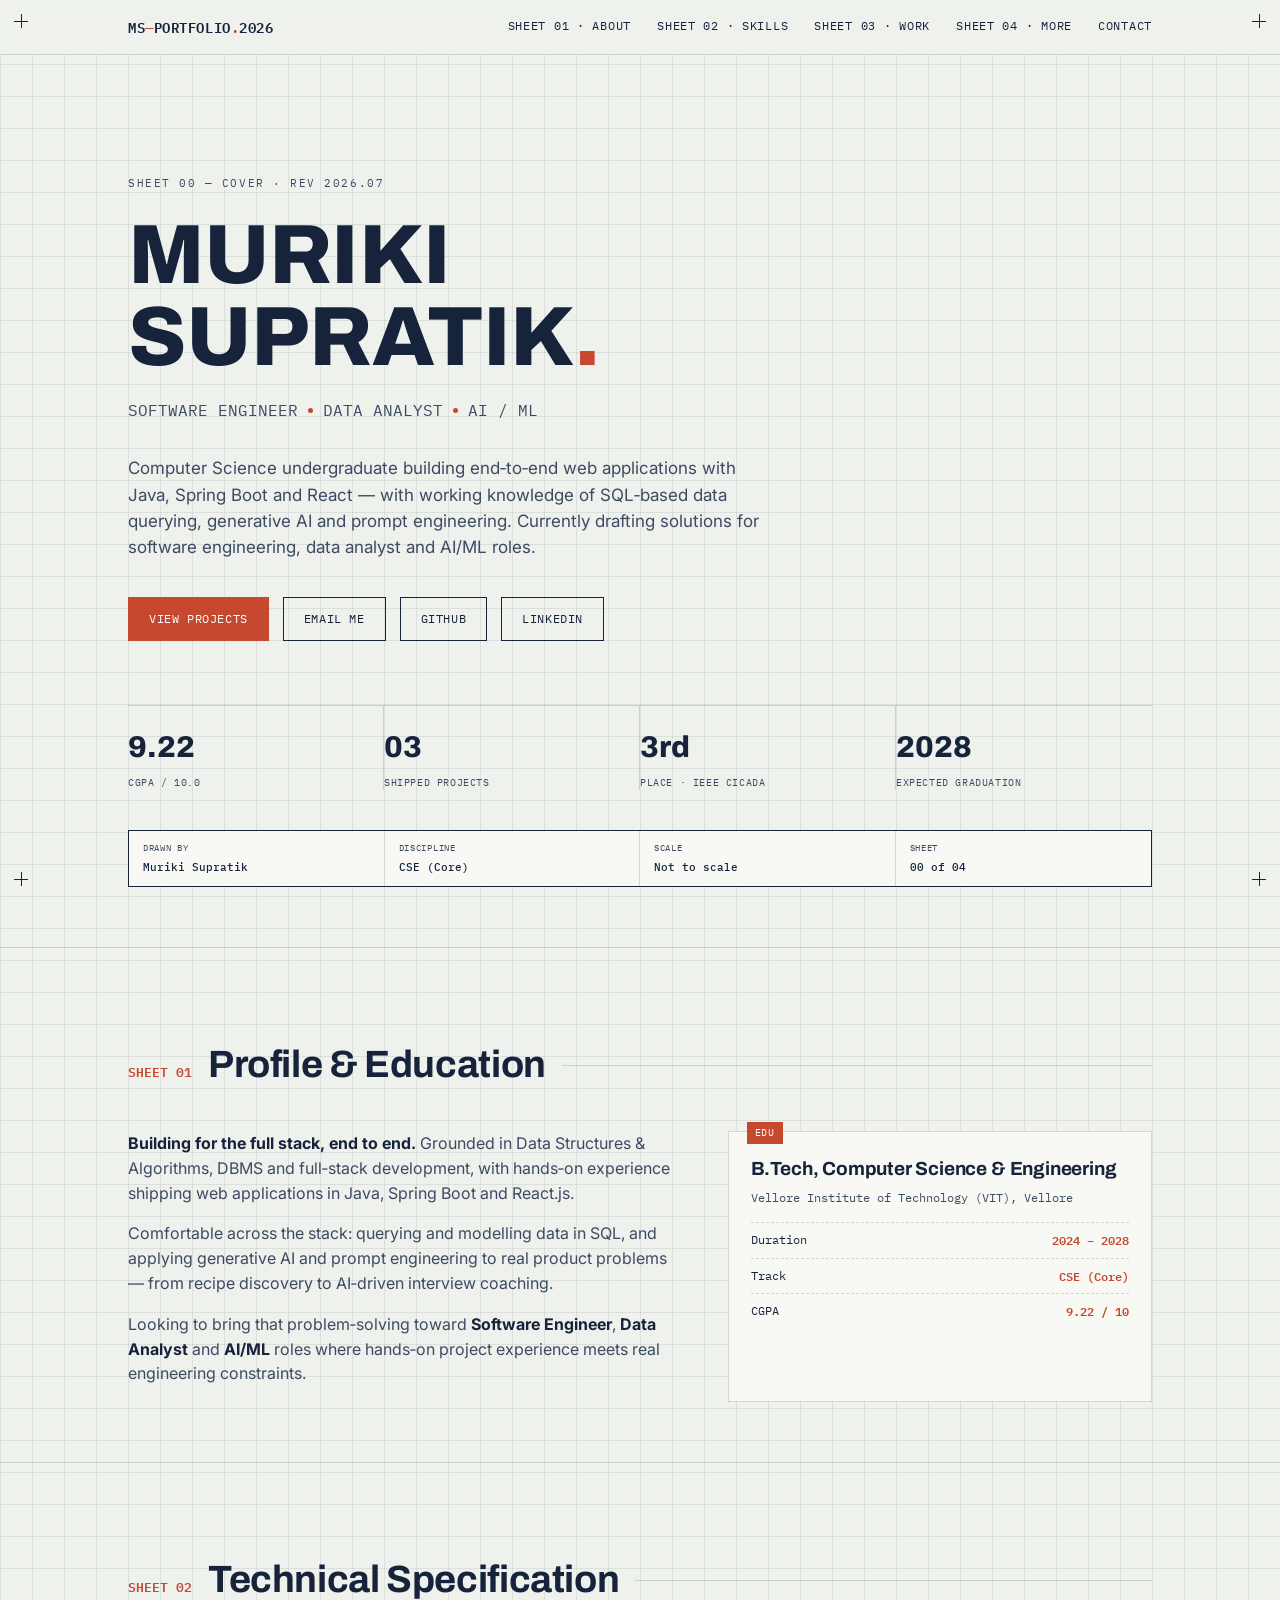
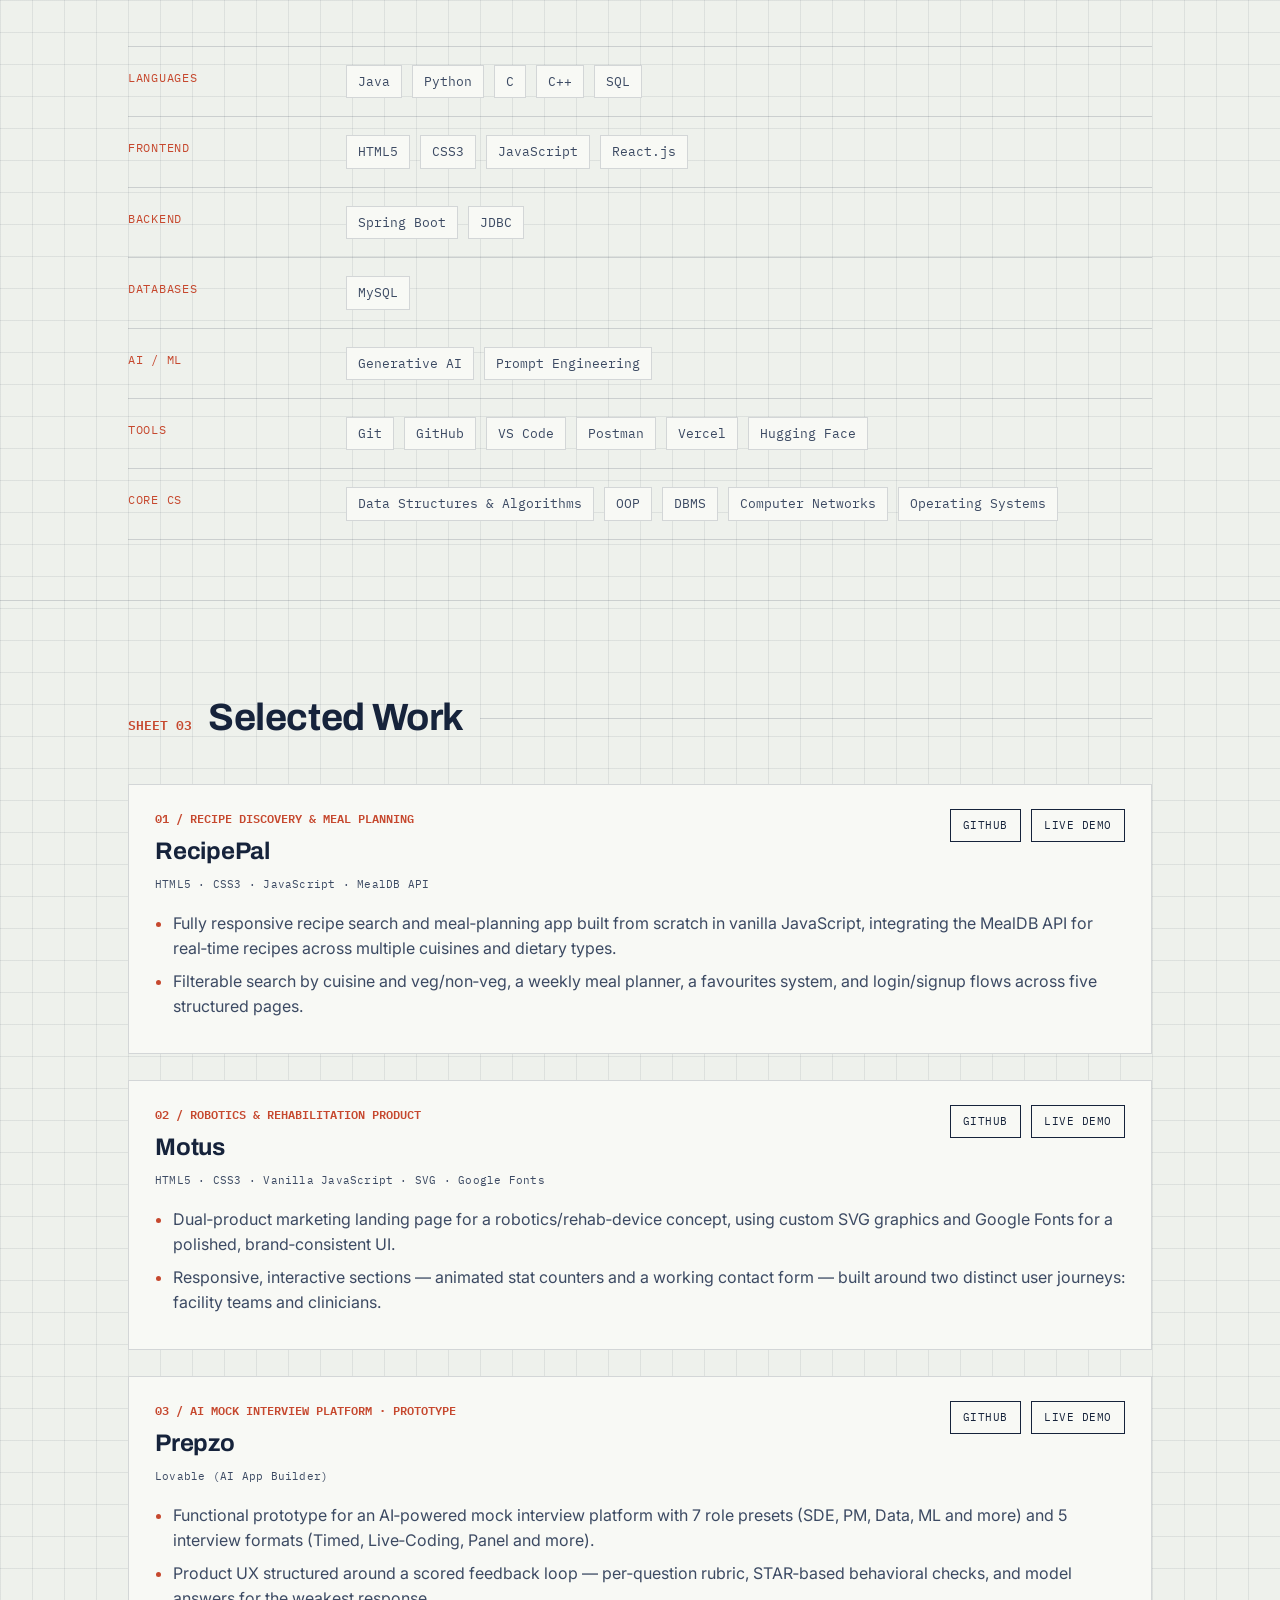
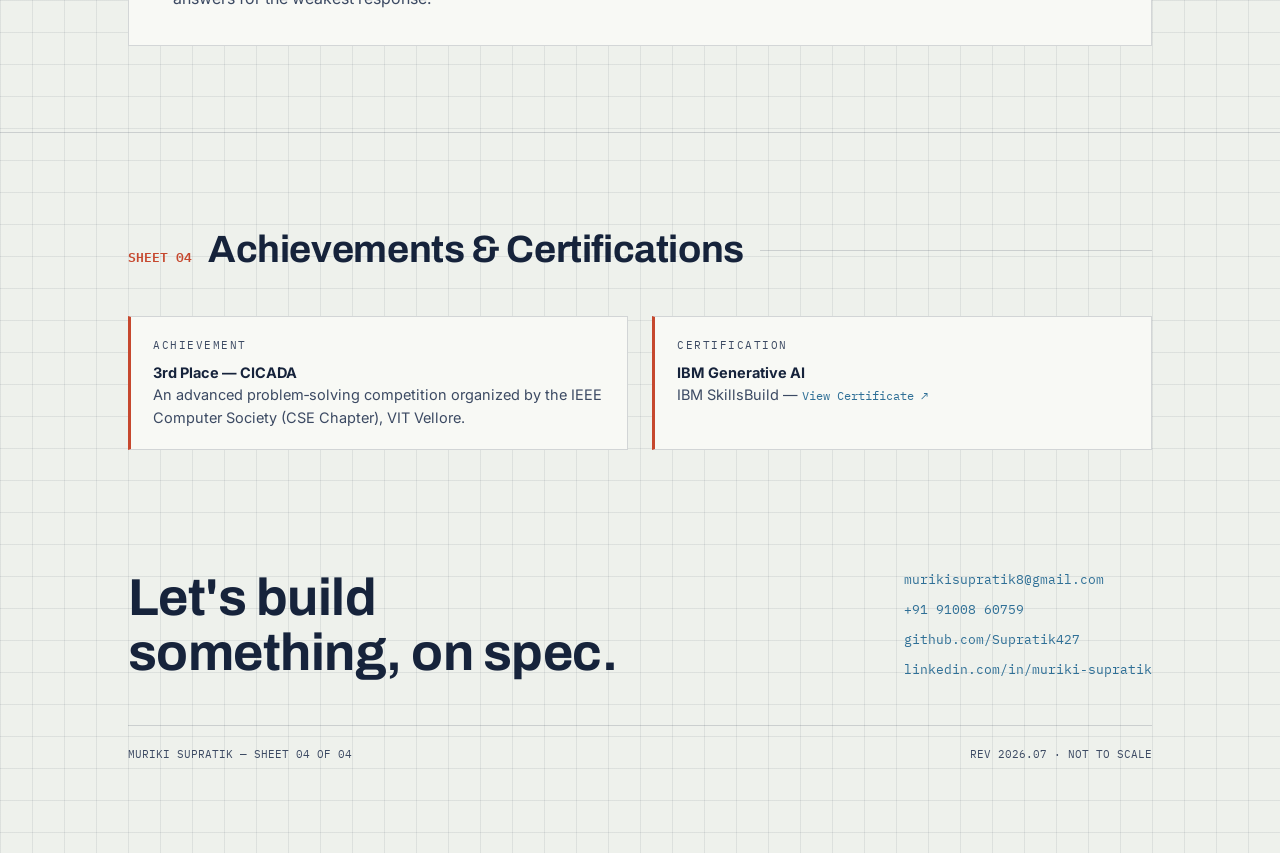
<file: index.html>
<!DOCTYPE html>
<html lang="en">
<head>
<meta charset="UTF-8">
<meta name="viewport" content="width=device-width, initial-scale=1.0">
<title>Muriki Supratik — Software Engineer</title>
<link rel="preconnect" href="https://fonts.googleapis.com">
<link rel="preconnect" href="https://fonts.gstatic.com" crossorigin>
<link href="https://fonts.googleapis.com/css2?family=Archivo:wght@500;600;700;800&family=IBM+Plex+Mono:wght@400;500;600&family=Inter:wght@400;500;600&display=swap" rel="stylesheet">
<style>
  :root{
    --paper:#EEF1EC;
    --paper-card:#F8F9F5;
    --ink:#16233B;
    --ink-soft:#3C4A63;
    --grid-line: rgba(22,35,59,0.08);
    --grid-line-strong: rgba(22,35,59,0.16);
    --blue:#2E6F96;
    --red:#C6482E;
    --white:#ffffff;
    --radius: 2px;
  }

  *{box-sizing:border-box;}
  html{scroll-behavior:smooth;}
  body{
    margin:0;
    background:var(--paper);
    color:var(--ink);
    font-family:'Inter',sans-serif;
    font-size:16px;
    line-height:1.55;
    background-image:
      linear-gradient(var(--grid-line) 1px, transparent 1px),
      linear-gradient(90deg, var(--grid-line) 1px, transparent 1px);
    background-size: 32px 32px;
  }

  @media (prefers-reduced-motion: reduce){
    *{animation-duration:0.001ms !important; animation-iteration-count:1 !important; transition-duration:0.001ms !important; scroll-behavior:auto !important;}
  }

  a{color:var(--blue); text-decoration:none;}
  a:hover{text-decoration:underline;}
  a:focus-visible, button:focus-visible{outline:2px solid var(--red); outline-offset:3px;}

  .mono{font-family:'IBM Plex Mono', monospace;}
  .eyebrow{
    font-family:'IBM Plex Mono', monospace;
    font-size:11px;
    letter-spacing:.14em;
    text-transform:uppercase;
    color:var(--ink-soft);
  }

  h1,h2,h3{
    font-family:'Archivo', sans-serif;
    margin:0;
    letter-spacing:-0.01em;
  }

  .wrap{
    max-width:1080px;
    margin:0 auto;
    padding:0 28px;
  }

  /* crop marks */
  .crop{position:fixed; width:14px; height:14px; z-index:40; pointer-events:none;}
  .crop::before,.crop::after{content:'';position:absolute;background:var(--ink);}
  .crop::before{width:100%;height:1px;top:50%;left:0;}
  .crop::after{width:1px;height:100%;left:50%;top:0;}
  .crop.tl{top:14px;left:14px;} .crop.tr{top:14px;right:14px;}
  .crop.bl{bottom:14px;left:14px;} .crop.br{bottom:14px;right:14px;}
  @media (max-width:640px){.crop{display:none;}}

  /* ---------- NAV ---------- */
  header.nav{
    position:sticky; top:0; z-index:30;
    background:rgba(238,241,236,0.92);
    backdrop-filter:blur(6px);
    border-bottom:1px solid var(--grid-line-strong);
  }
  .navbar{
    display:flex; align-items:center; justify-content:space-between;
    padding:16px 28px;
    max-width:1080px; margin:0 auto;
  }
  .navmark{font-family:'IBM Plex Mono'; font-weight:600; font-size:14px; letter-spacing:.04em;}
  .navmark span{color:var(--red);}
  nav.links{display:flex; gap:26px;}
  nav.links a{
    font-family:'IBM Plex Mono'; font-size:12px; letter-spacing:.06em; text-transform:uppercase;
    color:var(--ink); text-decoration:none; position:relative; padding-bottom:2px;
  }
  nav.links a::after{
    content:''; position:absolute; left:0; bottom:-2px; width:0; height:1px; background:var(--red);
    transition:width .25s ease;
  }
  nav.links a:hover::after{width:100%;}
  @media (max-width:680px){ nav.links{display:none;} }

  /* ---------- SHEET (generic section wrapper) ---------- */
  .sheet{
    position:relative;
    padding:88px 0 60px;
    border-bottom:1px solid var(--grid-line-strong);
    opacity:0;
    transform:translateY(18px);
    transition:opacity .7s ease, transform .7s ease;
  }
  .sheet.in{opacity:1; transform:translateY(0);}
  .sheet:last-of-type{border-bottom:none;}

  .sheet-head{
    display:flex; align-items:baseline; gap:16px; margin-bottom:36px;
    flex-wrap:wrap;
  }
  .sheet-num{
    font-family:'IBM Plex Mono'; font-size:13px; color:var(--red); font-weight:600;
  }
  .sheet-title{font-size:clamp(26px,3.4vw,38px); font-weight:700;}
  .sheet-rule{flex:1; min-width:60px; height:1px; background:var(--grid-line-strong); align-self:center;}

  /* ---------- TITLE BLOCK (signature element) ---------- */
  .titleblock{
    border:1.5px solid var(--ink);
    background:var(--paper-card);
    display:grid;
    grid-template-columns: repeat(4, 1fr);
    font-family:'IBM Plex Mono';
    font-size:11px;
    margin-top:40px;
  }
  .titleblock .cell{
    padding:10px 14px;
    border-right:1px solid var(--grid-line-strong);
    border-top:1px solid var(--grid-line-strong);
  }
  .titleblock .cell:nth-child(4n){border-right:none;}
  .titleblock .cell:nth-child(-n+4){border-top:none;}
  .titleblock .label{display:block; color:var(--ink-soft); font-size:9px; letter-spacing:.08em; text-transform:uppercase; margin-bottom:4px;}
  .titleblock .val{color:var(--ink); font-weight:500;}
  @media (max-width:680px){
    .titleblock{grid-template-columns: repeat(2,1fr);}
    .titleblock .cell:nth-child(2n){border-right:none;}
    .titleblock .cell:nth-child(-n+2){border-top:none;}
    .titleblock .cell:nth-child(3),.titleblock .cell:nth-child(4){border-top:1px solid var(--grid-line-strong);}
  }

  /* ---------- HERO ---------- */
  .hero{padding-top:120px;}
  .hero .wrap{position:relative;}
  .hero-eyebrow{margin-bottom:22px;}
  .hero h1{
    font-size:clamp(40px, 7vw, 84px);
    font-weight:800;
    line-height:0.98;
  }
  .hero h1 .accent{color:var(--red);}
  .hero-role{
    margin-top:20px;
    font-family:'IBM Plex Mono';
    font-size:clamp(13px,1.6vw,16px);
    color:var(--ink-soft);
    display:flex; gap:10px; flex-wrap:wrap; align-items:center;
  }
  .hero-role .dot{width:5px;height:5px;background:var(--red); border-radius:50%; display:inline-block;}
  .hero-summary{
    margin-top:32px;
    max-width:640px;
    font-size:17px;
    color:var(--ink-soft);
  }
  .hero-contact{
    margin-top:36px;
    display:flex; flex-wrap:wrap; gap:14px;
  }
  .btn{
    font-family:'IBM Plex Mono'; font-size:12px; letter-spacing:.05em; text-transform:uppercase;
    padding:12px 20px; border:1.5px solid var(--ink); color:var(--ink);
    text-decoration:none; display:inline-flex; align-items:center; gap:8px;
    transition: all .2s ease;
    background:transparent;
  }
  .btn:hover{background:var(--ink); color:var(--paper); text-decoration:none;}
  .btn.primary{background:var(--red); border-color:var(--red); color:var(--white);}
  .btn.primary:hover{background:var(--ink); border-color:var(--ink);}

  /* dimension callout under hero */
  .dim-row{
    margin-top:64px;
    display:grid;
    grid-template-columns: repeat(4, 1fr);
    gap:0;
    border-top:1px solid var(--grid-line-strong);
  }
  .dim-item{padding:18px 18px 0 0; border-right:1px solid var(--grid-line-strong);}
  .dim-item:last-child{border-right:none;}
  .dim-num{font-family:'Archivo'; font-weight:800; font-size:clamp(22px,3vw,30px); color:var(--ink);}
  .dim-label{font-family:'IBM Plex Mono'; font-size:10px; letter-spacing:.06em; text-transform:uppercase; color:var(--ink-soft); margin-top:4px;}
  @media (max-width:680px){
    .dim-row{grid-template-columns:repeat(2,1fr);}
    .dim-item{padding-bottom:18px; border-bottom:1px solid var(--grid-line-strong);}
  }

  /* ---------- SUMMARY / ABOUT ---------- */
  .about-grid{display:grid; grid-template-columns: 1.3fr 1fr; gap:48px;}
  @media (max-width:800px){.about-grid{grid-template-columns:1fr;}}
  .about-text p{color:var(--ink-soft); font-size:16px; margin:0 0 16px;}
  .about-text strong{color:var(--ink);}
  .edu-card{
    border:1px solid var(--grid-line-strong);
    background:var(--paper-card);
    padding:22px;
    position:relative;
  }
  .edu-card::before{
    content:'EDU';
    position:absolute; top:-10px; left:18px;
    background:var(--red); color:#fff;
    font-family:'IBM Plex Mono'; font-size:10px; letter-spacing:.08em;
    padding:3px 8px;
  }
  .edu-card h3{font-size:19px; margin-bottom:6px;}
  .edu-card .school{font-family:'IBM Plex Mono'; font-size:12px; color:var(--ink-soft); margin-bottom:14px;}
  .edu-stat{display:flex; justify-content:space-between; font-family:'IBM Plex Mono'; font-size:12px; padding:8px 0; border-top:1px dashed var(--grid-line-strong);}
  .edu-stat span:last-child{color:var(--red); font-weight:600;}

  /* ---------- SKILLS ---------- */
  .specs{border-top:1px solid var(--grid-line-strong);}
  .spec-row{
    display:grid; grid-template-columns: 200px 1fr;
    border-bottom:1px solid var(--grid-line-strong);
    padding:18px 0;
    gap:18px;
  }
  @media (max-width:680px){.spec-row{grid-template-columns:1fr;}}
  .spec-key{font-family:'IBM Plex Mono'; font-size:12px; letter-spacing:.06em; text-transform:uppercase; color:var(--red); padding-top:4px;}
  .spec-tags{display:flex; flex-wrap:wrap; gap:9px 10px;}
  .tag{
    font-family:'IBM Plex Mono'; font-size:12.5px;
    padding:6px 11px;
    border:1px solid var(--grid-line-strong);
    background:var(--paper-card);
    color:var(--ink-soft);
    white-space:nowrap;
  }

  /* ---------- PROJECTS ---------- */
  .project{
    border:1px solid var(--grid-line-strong);
    background:var(--paper-card);
    margin-bottom:26px;
    position:relative;
    overflow:hidden;
  }
  .project-top{
    display:flex; justify-content:space-between; align-items:flex-start;
    padding:24px 26px 0;
    gap:16px; flex-wrap:wrap;
  }
  .project-index{font-family:'IBM Plex Mono'; font-size:12px; color:var(--red); font-weight:600;}
  .project h3{font-size:24px; margin-top:6px;}
  .project-stack{font-family:'IBM Plex Mono'; font-size:11px; color:var(--ink-soft); margin-top:6px; letter-spacing:.02em;}
  .project-links{display:flex; gap:10px; flex-shrink:0;}
  .project-links a{
    font-family:'IBM Plex Mono'; font-size:11px; text-transform:uppercase; letter-spacing:.05em;
    border:1px solid var(--ink); padding:7px 12px; color:var(--ink);
    transition:all .2s ease;
  }
  .project-links a:hover{background:var(--ink); color:var(--paper); text-decoration:none;}
  .project-body{padding:18px 26px 26px;}
  .project-body ul{margin:0; padding-left:18px; color:var(--ink-soft);}
  .project-body li{margin-bottom:8px;}
  .project-body li::marker{color:var(--red);}

  /* ---------- ACHIEVEMENTS / CERT ---------- */
  .ac-grid{display:grid; grid-template-columns: 1fr 1fr; gap:24px;}
  @media (max-width:760px){.ac-grid{grid-template-columns:1fr;}}
  .ac-card{
    border-left:3px solid var(--red);
    background:var(--paper-card);
    padding:20px 22px;
    border-top:1px solid var(--grid-line-strong);
    border-right:1px solid var(--grid-line-strong);
    border-bottom:1px solid var(--grid-line-strong);
  }
  .ac-card .eyebrow{margin-bottom:8px;}
  .ac-card p{margin:0; color:var(--ink-soft); font-size:14.5px;}
  .ac-card a{font-family:'IBM Plex Mono'; font-size:12px;}

  /* ---------- FOOTER ---------- */
  footer{padding:60px 0 90px;}
  .footer-top{display:flex; justify-content:space-between; align-items:flex-end; flex-wrap:wrap; gap:24px; margin-bottom:44px;}
  .footer-top h2{font-size:clamp(30px,5vw,52px); max-width:560px; line-height:1.05;}
  .footer-contacts{display:flex; flex-direction:column; gap:10px; font-family:'IBM Plex Mono'; font-size:13px;}
  .footer-bottom{
    display:flex; justify-content:space-between; align-items:center; flex-wrap:wrap; gap:10px;
    padding-top:20px; border-top:1px solid var(--grid-line-strong);
    font-family:'IBM Plex Mono'; font-size:11px; color:var(--ink-soft);
  }

  ::selection{background:var(--red); color:#fff;}
</style>
</head>
<body>

<div class="crop tl"></div><div class="crop tr"></div><div class="crop bl"></div><div class="crop br"></div>

<header class="nav">
  <div class="navbar">
    <div class="navmark">MS<span>—</span>PORTFOLIO<span>.</span>2026</div>
    <nav class="links">
      <a href="#about">Sheet 01 · About</a>
      <a href="#skills">Sheet 02 · Skills</a>
      <a href="#projects">Sheet 03 · Work</a>
      <a href="#more">Sheet 04 · More</a>
      <a href="#contact">Contact</a>
    </nav>
  </div>
</header>

<!-- HERO / SHEET 00 -->
<section class="sheet hero in" id="top">
  <div class="wrap">
    <div class="eyebrow hero-eyebrow">SHEET 00 — COVER · REV 2026.07</div>
    <h1>MURIKI<br>SUPRATIK<span class="accent">.</span></h1>
    <div class="hero-role">
      <span>SOFTWARE ENGINEER</span><span class="dot"></span>
      <span>DATA ANALYST</span><span class="dot"></span>
      <span>AI / ML</span>
    </div>
    <p class="hero-summary">Computer Science undergraduate building end‑to‑end web applications with Java, Spring Boot and React — with working knowledge of SQL‑based data querying, generative AI and prompt engineering. Currently drafting solutions for software engineering, data analyst and AI/ML roles.</p>
    <div class="hero-contact">
      <a class="btn primary" href="#projects">View Projects</a>
      <a class="btn" href="mailto:murikisupratik8@gmail.com">Email Me</a>
      <a class="btn" href="https://github.com/Supratik427" target="_blank" rel="noopener">GitHub</a>
      <a class="btn" href="https://www.linkedin.com/in/muriki-supratik-804723426" target="_blank" rel="noopener">LinkedIn</a>
    </div>

    <div class="dim-row">
      <div class="dim-item"><div class="dim-num">9.22</div><div class="dim-label">CGPA / 10.0</div></div>
      <div class="dim-item"><div class="dim-num">03</div><div class="dim-label">Shipped Projects</div></div>
      <div class="dim-item"><div class="dim-num">3rd</div><div class="dim-label">Place · IEEE CICADA</div></div>
      <div class="dim-item"><div class="dim-num">2028</div><div class="dim-label">Expected Graduation</div></div>
    </div>

    <div class="titleblock">
      <div class="cell"><span class="label">Drawn by</span><span class="val">Muriki Supratik</span></div>
      <div class="cell"><span class="label">Discipline</span><span class="val">CSE (Core)</span></div>
      <div class="cell"><span class="label">Scale</span><span class="val">Not to scale</span></div>
      <div class="cell"><span class="label">Sheet</span><span class="val">00 of 04</span></div>
    </div>
  </div>
</section>

<!-- SHEET 01 — ABOUT / EDUCATION -->
<section class="sheet" id="about">
  <div class="wrap">
    <div class="sheet-head">
      <span class="sheet-num">SHEET 01</span>
      <h2 class="sheet-title">Profile &amp; Education</h2>
      <div class="sheet-rule"></div>
    </div>
    <div class="about-grid">
      <div class="about-text">
        <p><strong>Building for the full stack, end to end.</strong> Grounded in Data Structures &amp; Algorithms, DBMS and full‑stack development, with hands‑on experience shipping web applications in Java, Spring Boot and React.js.</p>
        <p>Comfortable across the stack: querying and modelling data in SQL, and applying generative AI and prompt engineering to real product problems — from recipe discovery to AI‑driven interview coaching.</p>
        <p>Looking to bring that problem‑solving toward <strong>Software Engineer</strong>, <strong>Data Analyst</strong> and <strong>AI/ML</strong> roles where hands‑on project experience meets real engineering constraints.</p>
      </div>
      <div class="edu-card">
        <h3>B.Tech, Computer Science &amp; Engineering</h3>
        <div class="school">Vellore Institute of Technology (VIT), Vellore</div>
        <div class="edu-stat"><span>Duration</span><span>2024 – 2028</span></div>
        <div class="edu-stat"><span>Track</span><span>CSE (Core)</span></div>
        <div class="edu-stat"><span>CGPA</span><span>9.22 / 10</span></div>
      </div>
    </div>
  </div>
</section>

<!-- SHEET 02 — SKILLS -->
<section class="sheet" id="skills">
  <div class="wrap">
    <div class="sheet-head">
      <span class="sheet-num">SHEET 02</span>
      <h2 class="sheet-title">Technical Specification</h2>
      <div class="sheet-rule"></div>
    </div>
    <div class="specs">
      <div class="spec-row">
        <div class="spec-key">Languages</div>
        <div class="spec-tags">
          <span class="tag">Java</span><span class="tag">Python</span><span class="tag">C</span><span class="tag">C++</span><span class="tag">SQL</span>
        </div>
      </div>
      <div class="spec-row">
        <div class="spec-key">Frontend</div>
        <div class="spec-tags">
          <span class="tag">HTML5</span><span class="tag">CSS3</span><span class="tag">JavaScript</span><span class="tag">React.js</span>
        </div>
      </div>
      <div class="spec-row">
        <div class="spec-key">Backend</div>
        <div class="spec-tags">
          <span class="tag">Spring Boot</span><span class="tag">JDBC</span>
        </div>
      </div>
      <div class="spec-row">
        <div class="spec-key">Databases</div>
        <div class="spec-tags">
          <span class="tag">MySQL</span>
        </div>
      </div>
      <div class="spec-row">
        <div class="spec-key">AI / ML</div>
        <div class="spec-tags">
          <span class="tag">Generative AI</span><span class="tag">Prompt Engineering</span>
        </div>
      </div>
      <div class="spec-row">
        <div class="spec-key">Tools</div>
        <div class="spec-tags">
          <span class="tag">Git</span><span class="tag">GitHub</span><span class="tag">VS Code</span><span class="tag">Postman</span><span class="tag">Vercel</span><span class="tag">Hugging Face</span>
        </div>
      </div>
      <div class="spec-row">
        <div class="spec-key">Core CS</div>
        <div class="spec-tags">
          <span class="tag">Data Structures &amp; Algorithms</span><span class="tag">OOP</span><span class="tag">DBMS</span><span class="tag">Computer Networks</span><span class="tag">Operating Systems</span>
        </div>
      </div>
    </div>
  </div>
</section>

<!-- SHEET 03 — PROJECTS -->
<section class="sheet" id="projects">
  <div class="wrap">
    <div class="sheet-head">
      <span class="sheet-num">SHEET 03</span>
      <h2 class="sheet-title">Selected Work</h2>
      <div class="sheet-rule"></div>
    </div>

    <div class="project">
      <div class="project-top">
        <div>
          <div class="project-index">01 / RECIPE DISCOVERY &amp; MEAL PLANNING</div>
          <h3>RecipePal</h3>
          <div class="project-stack">HTML5 · CSS3 · JavaScript · MealDB API</div>
        </div>
        <div class="project-links">
          <a href="https://github.com/Supratik427/recipal.git" target="_blank" rel="noopener">GitHub</a>
          <a href="https://supratik427.github.io/recipal/" target="_blank" rel="noopener">Live Demo</a>
        </div>
      </div>
      <div class="project-body">
        <ul>
          <li>Fully responsive recipe search and meal‑planning app built from scratch in vanilla JavaScript, integrating the MealDB API for real‑time recipes across multiple cuisines and dietary types.</li>
          <li>Filterable search by cuisine and veg/non‑veg, a weekly meal planner, a favourites system, and login/signup flows across five structured pages.</li>
        </ul>
      </div>
    </div>

    <div class="project">
      <div class="project-top">
        <div>
          <div class="project-index">02 / ROBOTICS &amp; REHABILITATION PRODUCT</div>
          <h3>Motus</h3>
          <div class="project-stack">HTML5 · CSS3 · Vanilla JavaScript · SVG · Google Fonts</div>
        </div>
        <div class="project-links">
          <a href="https://github.com/Supratik427/MOTUS.git" target="_blank" rel="noopener">GitHub</a>
          <a href="https://my-motus.vercel.app/" target="_blank" rel="noopener">Live Demo</a>
        </div>
      </div>
      <div class="project-body">
        <ul>
          <li>Dual‑product marketing landing page for a robotics/rehab‑device concept, using custom SVG graphics and Google Fonts for a polished, brand‑consistent UI.</li>
          <li>Responsive, interactive sections — animated stat counters and a working contact form — built around two distinct user journeys: facility teams and clinicians.</li>
        </ul>
      </div>
    </div>

    <div class="project">
      <div class="project-top">
        <div>
          <div class="project-index">03 / AI MOCK INTERVIEW PLATFORM · PROTOTYPE</div>
          <h3>Prepzo</h3>
          <div class="project-stack">Lovable (AI App Builder)</div>
        </div>
        <div class="project-links">
          <a href="https://github.com/Supratik427/prepzo-coach.git" target="_blank" rel="noopener">GitHub</a>
          <a href="https://prepzo-coach.lovable.app/" target="_blank" rel="noopener">Live Demo</a>
        </div>
      </div>
      <div class="project-body">
        <ul>
          <li>Functional prototype for an AI‑powered mock interview platform with 7 role presets (SDE, PM, Data, ML and more) and 5 interview formats (Timed, Live‑Coding, Panel and more).</li>
          <li>Product UX structured around a scored feedback loop — per‑question rubric, STAR‑based behavioral checks, and model answers for the weakest response.</li>
        </ul>
      </div>
    </div>
  </div>
</section>

<!-- SHEET 04 — ACHIEVEMENTS + CERTS -->
<section class="sheet" id="more">
  <div class="wrap">
    <div class="sheet-head">
      <span class="sheet-num">SHEET 04</span>
      <h2 class="sheet-title">Achievements &amp; Certifications</h2>
      <div class="sheet-rule"></div>
    </div>
    <div class="ac-grid">
      <div class="ac-card">
        <div class="eyebrow">Achievement</div>
        <p><strong style="color:var(--ink)">3rd Place — CICADA</strong><br>An advanced problem‑solving competition organized by the IEEE Computer Society (CSE Chapter), VIT Vellore.</p>
      </div>
      <div class="ac-card">
        <div class="eyebrow">Certification</div>
        <p><strong style="color:var(--ink)">IBM Generative AI</strong><br>IBM SkillsBuild — <a href="https://courses.ibmcep.cognitiveclass.ai/certificates/9d9274dc16fc4f14985b22660f517d1f" target="_blank" rel="noopener">View Certificate ↗</a></p>
      </div>
    </div>
  </div>
</section>

<!-- FOOTER / CONTACT -->
<footer id="contact">
  <div class="wrap">
    <div class="footer-top">
      <h2>Let's build<br>something, on spec.</h2>
      <div class="footer-contacts">
        <a href="mailto:murikisupratik8@gmail.com">murikisupratik8@gmail.com</a>
        <a href="tel:+919100860759">+91 91008 60759</a>
        <a href="https://github.com/Supratik427" target="_blank" rel="noopener">github.com/Supratik427</a>
        <a href="https://www.linkedin.com/in/muriki-supratik-804723426" target="_blank" rel="noopener">linkedin.com/in/muriki-supratik</a>
      </div>
    </div>
    <div class="footer-bottom">
      <span>MURIKI SUPRATIK — SHEET 04 OF 04</span>
      <span>REV 2026.07 · NOT TO SCALE</span>
    </div>
  </div>
</footer>

<script>
  const sheets = document.querySelectorAll('.sheet');
  const io = new IntersectionObserver((entries)=>{
    entries.forEach(e=>{
      if(e.isIntersecting){ e.target.classList.add('in'); io.unobserve(e.target); }
    });
  }, {threshold:0.12});
  sheets.forEach(s=>io.observe(s));
</script>

</body>
</html>
</file>
